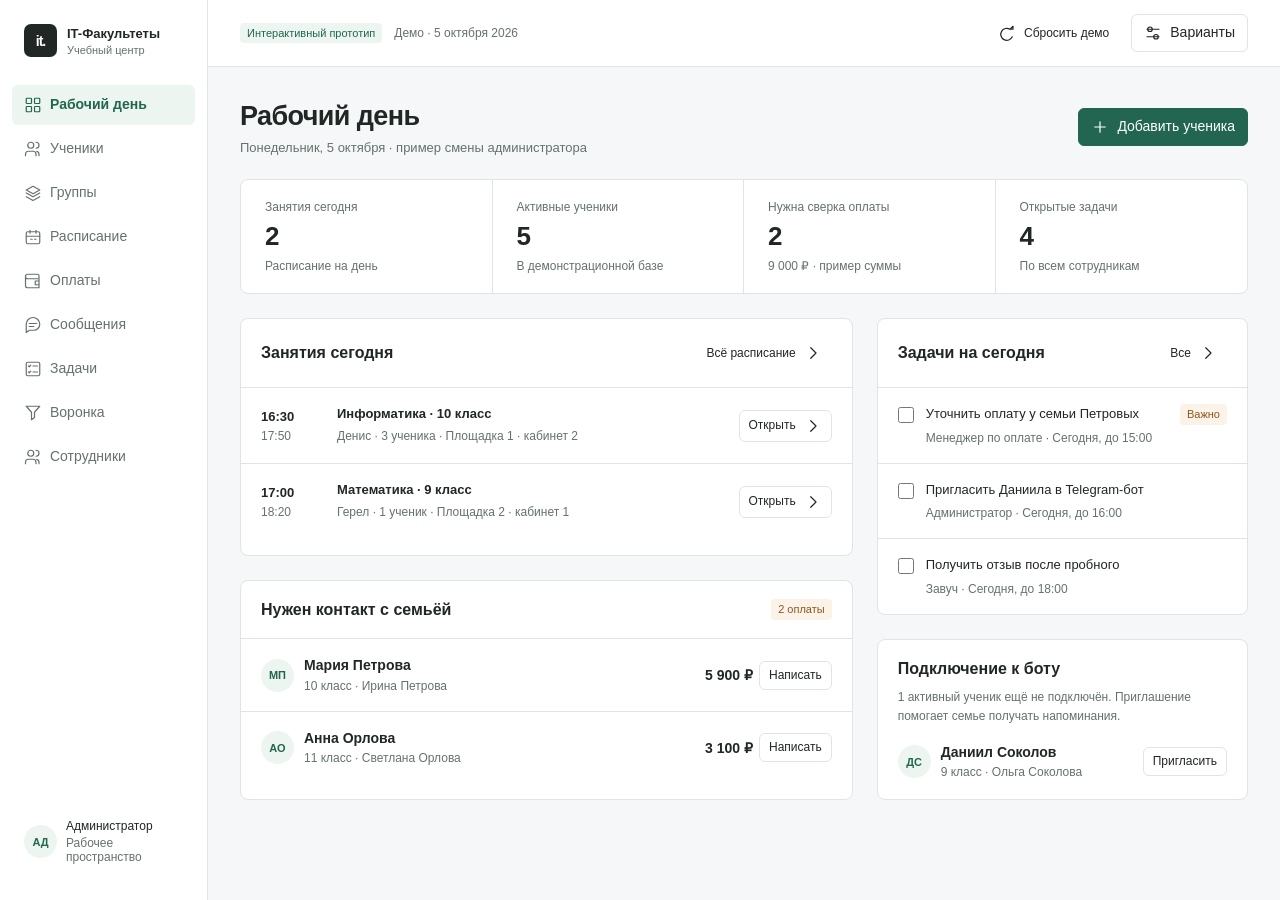
<file: prototype/index.html>
<!doctype html>
<html lang="ru">
<head>
  <meta charset="utf-8">
  <meta name="viewport" content="width=device-width, initial-scale=1">
  <meta name="color-scheme" content="light dark">
  <title>IT-Факультеты — прототип CRM</title>
  <link rel="icon" href="data:,">
  <link rel="stylesheet" href="styles.css">
</head>
<body>
  <a class="skip" href="#content">Перейти к содержимому</a>
  <div id="app"></div>
  <dialog id="variants" aria-labelledby="variants-title"></dialog>
  <dialog id="detail" aria-label="Карточка ученика"></dialog>
  <dialog id="form-dialog" aria-label="Рабочее действие"></dialog>
  <div id="toast" role="status" aria-live="polite"></div>
  <script defer src="data.js"></script>
  <script defer src="app.js"></script>
</body>
</html>
</file>
<file: prototype/styles.css>
:root{--bg:#f6f7f8;--surface:#fff;--text:#202724;--muted:#65726b;--line:#dfe5e1;--accent:#226651;--soft:#edf5f0;--warn:#8a5720;--warn-bg:#fbf3e8;--danger:#a14038;--radius:8px;--row:16px;--side:208px;font-family:Inter,-apple-system,BlinkMacSystemFont,"Segoe UI",Arial,sans-serif;color:var(--text);background:var(--bg);font-size:14px;color-scheme:light}
*{box-sizing:border-box}body{margin:0}button,input,select,textarea{font:inherit}button,a,input,select,textarea{-webkit-tap-highlight-color:transparent}button{cursor:pointer}button:disabled{cursor:default;opacity:.5}button:focus-visible,a:focus-visible,input:focus-visible,select:focus-visible,textarea:focus-visible{outline:3px solid #65a68b;outline-offset:3px}button{border:1px solid var(--line);background:var(--surface);color:var(--text);border-radius:6px;padding:9px 12px;display:inline-flex;align-items:center;justify-content:center;gap:8px;line-height:1.25}button:hover{background:var(--soft)}button.primary{color:#fff;background:var(--accent);border-color:var(--accent)}button.primary:hover{filter:brightness(.93)}button.ghost{background:transparent;border-color:transparent}button.small{padding:6px 9px;font-size:12px}button.icon{width:34px;height:34px;padding:7px}button.danger{color:var(--danger)}a{color:var(--accent)}svg{width:18px;height:18px;flex-shrink:0;stroke:currentColor;fill:none;stroke-width:1.6;stroke-linecap:round;stroke-linejoin:round}h1,h2,h3,p{margin:0}h1{font-size:27px;letter-spacing:-.6px;font-weight:650;line-height:1.3}h2{font-size:16px;font-weight:650}h3{font-size:14px;font-weight:650}small,.muted{color:var(--muted)}small{font-size:12px}hr{border:0;border-top:1px solid var(--line);margin:24px 0}.skip{position:absolute;z-index:20;top:-50px;left:16px;background:var(--surface);padding:10px}.skip:focus{top:10px}
.shell{display:grid;grid-template-columns:var(--side) minmax(0,1fr);min-height:100vh}.sidebar{background:var(--surface);border-right:1px solid var(--line);position:sticky;top:0;height:100vh;display:flex;flex-direction:column;padding:24px 12px;gap:28px}.brand{display:flex;align-items:center;gap:10px;padding:0 12px;font-size:13px;font-weight:650;white-space:nowrap}.brand-mark{display:grid;place-items:center;width:33px;height:33px;background:var(--text);color:var(--surface);border-radius:7px;letter-spacing:-1px;font-size:14px}.brand small{display:block;font-weight:400;font-size:11px;margin-top:3px}.nav{display:flex;flex-direction:column;gap:4px}.nav button{justify-content:flex-start;border:0;background:transparent;padding:11px 12px;color:var(--muted)}.nav button[aria-current=page]{background:var(--soft);color:var(--accent);font-weight:600}.nav button:hover{background:var(--bg)}.side-footer{margin-top:auto;padding:12px;display:flex;align-items:center;gap:9px;font-size:12px}.avatar{border-radius:50%;background:var(--soft);color:var(--accent);width:33px;height:33px;display:inline-grid;place-items:center;font-size:11px;font-weight:650;flex-shrink:0}.topbar{height:67px;border-bottom:1px solid var(--line);display:flex;align-items:center;justify-content:space-between;padding:0 32px;background:var(--surface);gap:12px}.topbar-left,.topbar-right,.row,.actions{display:flex;align-items:center;gap:12px}.topbar-left{color:var(--muted);font-size:12px}.dot{width:6px;height:6px;display:inline-block;background:var(--accent);border-radius:50%;margin-right:5px}.prototype-tag{background:var(--soft);color:var(--accent);border-radius:4px;padding:4px 7px;font-size:11px}.content{max-width:1512px;margin:0 auto;padding:32px;min-width:0}.heading{display:flex;align-items:center;justify-content:space-between;gap:16px;margin-bottom:24px}.heading p{font-size:13px;color:var(--muted);margin-top:6px}.section-head{display:flex;align-items:center;justify-content:space-between;gap:12px;padding:18px 20px;border-bottom:1px solid var(--line)}.panel{background:var(--surface);border:1px solid var(--line);border-radius:var(--radius);overflow:hidden}.panel-body{padding:20px}.two-col{display:grid;grid-template-columns:minmax(0,1.65fr) minmax(290px,1fr);gap:24px}.stack{display:grid;gap:24px}.stats{display:grid;grid-template-columns:repeat(4,1fr);gap:0;border:1px solid var(--line);border-radius:var(--radius);background:var(--surface);margin-bottom:24px}.stat{padding:20px 24px;border-right:1px solid var(--line)}.stat:last-child{border-right:0}.stat-value{font-size:26px;letter-spacing:-.6px;font-weight:600;margin:7px 0}.stat small{display:block}.toolbar{display:flex;align-items:center;justify-content:space-between;gap:12px;margin-bottom:16px;flex-wrap:wrap}.filters{display:flex;gap:10px;align-items:center;flex-wrap:wrap}.search{position:relative}.search svg{position:absolute;left:11px;top:11px;color:var(--muted)}.search input{padding-left:36px;width:260px}input,select,textarea{border:1px solid var(--line);border-radius:6px;background:var(--surface);color:var(--text);padding:10px 12px;max-width:100%;line-height:1.25}textarea{resize:vertical;min-height:88px}.seg{display:inline-flex;background:var(--bg);padding:3px;border-radius:6px;gap:2px;border:1px solid var(--line);flex-wrap:wrap}.seg button{border:0;background:transparent;color:var(--muted);padding:6px 10px;font-size:12px;flex:1;white-space:nowrap}.seg button[aria-pressed=true]{background:var(--surface);color:var(--text);box-shadow:0 1px 3px #0000000e;font-weight:600}.tag{display:inline-flex;padding:4px 7px;border-radius:4px;font-size:11px;line-height:1.2;white-space:nowrap;gap:5px;align-items:center;background:var(--bg);color:var(--muted)}.tag.green{background:var(--soft);color:var(--accent)}.tag.amber{background:var(--warn-bg);color:var(--warn)}.tag.red{background:#f9eeed;color:var(--danger)}.name{display:flex;gap:10px;align-items:center}.name strong{display:block;font-size:13px;font-weight:600}.name small{display:block;margin-top:4px}.link-button{border:0;background:none;padding:0;display:block;text-align:left;font-weight:600;color:var(--text)}.link-button:hover{color:var(--accent);background:none}.table-wrap{overflow-x:auto}table{width:100%;border-collapse:collapse;text-align:left;white-space:nowrap}th{font-size:11px;color:var(--muted);font-weight:500;padding:11px 20px;background:var(--bg);border-bottom:1px solid var(--line)}td{font-size:13px;padding:var(--row) 20px;border-bottom:1px solid var(--line)}tr:last-child td{border-bottom:0}tbody tr:hover{background:var(--soft)}td.wrap{white-space:normal;min-width:170px}.table-footer{display:flex;justify-content:space-between;align-items:center;padding:12px 20px;border-top:1px solid var(--line);font-size:12px;color:var(--muted)}.card-grid{display:grid;grid-template-columns:repeat(3,minmax(0,1fr));gap:16px}.person-card{padding:20px;display:grid;gap:20px;background:var(--surface);border:1px solid var(--line);border-radius:var(--radius)}.card-meta{display:flex;justify-content:space-between;align-items:center;gap:8px}.empty{padding:48px 24px;text-align:center;color:var(--muted);font-size:13px}.empty h2{color:var(--text);margin-bottom:8px}.lesson{display:flex;gap:16px;padding:18px 20px;border-bottom:1px solid var(--line);align-items:center}.lesson:last-child{border-bottom:0}.lesson-time{width:60px;flex-shrink:0;font-weight:600;font-size:13px}.lesson-time small{display:block;margin-top:5px;font-weight:400}.lesson-info{flex:1;min-width:0}.lesson-info strong{font-size:13px;display:block;margin-bottom:6px}.lesson-info small{line-height:1.5}.lesson .actions{gap:6px;flex-shrink:0}.timeline-label{padding:10px 20px;background:var(--bg);color:var(--muted);font-size:11px}.task-row{display:flex;align-items:flex-start;gap:12px;padding:16px 20px;border-bottom:1px solid var(--line)}.task-row:last-child{border:0}.task-row input{accent-color:var(--accent);margin:3px 0 0;width:16px;height:16px;flex-shrink:0}.task-text{flex:1;font-size:13px;line-height:1.5}.task-text small{display:block;margin-top:5px}.completed{text-decoration:line-through;color:var(--muted)}.progress{height:4px;border-radius:4px;background:var(--line);overflow:hidden}.progress span{display:block;height:100%;background:var(--accent)}.week-grid{display:grid;grid-template-columns:repeat(5,minmax(160px,1fr));min-width:820px}.day-col{border-right:1px solid var(--line);min-height:340px;padding:12px}.day-col:last-child{border:0}.day-label{font-size:12px;color:var(--muted);margin:4px 0 16px}.lesson-tile{width:100%;align-items:flex-start;text-align:left;display:grid;gap:7px;background:var(--soft);border:0;border-left:3px solid var(--accent);border-radius:4px;padding:12px;margin-bottom:12px;font-size:12px}.lesson-tile small{font-size:11px}.lesson-tile.cancelled{opacity:.55;border-left-color:var(--muted)}.board{display:grid;grid-template-columns:repeat(3,minmax(0,1fr));gap:16px}.board-col{background:var(--bg);border:1px solid var(--line);border-radius:var(--radius);padding:16px;min-height:320px}.board-title{display:flex;justify-content:space-between;align-items:center;margin-bottom:16px;font-size:13px;font-weight:600}.board-item{background:var(--surface);border:1px solid var(--line);border-radius:6px;padding:16px;margin-bottom:12px;display:grid;gap:12px;font-size:13px}.form-grid{display:grid;grid-template-columns:1fr 1fr;gap:16px}.field{display:grid;gap:7px;font-size:12px}.field input,.field select,.field textarea{width:100%}.field.full{grid-column:1/-1}.form-actions{display:flex;justify-content:flex-end;gap:8px;margin-top:24px}.notice{font-size:12px;line-height:1.6;color:var(--muted);background:var(--bg);border-radius:6px;padding:12px 16px;margin:16px 0}.tabs{display:flex;gap:20px;border-bottom:1px solid var(--line);margin:24px 0 20px}.tabs button{border:0;background:transparent;border-radius:0;color:var(--muted);padding:0 0 12px;border-bottom:2px solid transparent}.tabs button[aria-pressed=true]{color:var(--accent);border-bottom-color:var(--accent)}.detail-stats{display:grid;grid-template-columns:repeat(3,1fr);gap:12px;margin:20px 0}.detail-stat{padding:14px;background:var(--bg);border-radius:6px}.detail-stat strong{display:block;margin-top:6px;font-size:18px}.kv{display:grid;grid-template-columns:1fr 1fr;gap:20px}.kv small{display:block;margin-bottom:6px}.file-row{display:flex;align-items:center;justify-content:space-between;gap:12px;padding:16px 0;border-bottom:1px solid var(--line)}.file-row:last-child{border:0}.detail-header{display:flex;align-items:center;justify-content:space-between;gap:12px}.detail-header .avatar{width:44px;height:44px;font-size:14px}.attendance{display:grid;gap:12px}.attendance-row{display:flex;justify-content:space-between;align-items:center;gap:16px;padding:12px 0;border-bottom:1px solid var(--line)}.attendance-row:last-child{border:0}.balance{font-variant-numeric:tabular-nums;font-weight:600}.chat{display:grid;grid-template-columns:290px minmax(0,1fr);min-height:560px}.chat-list{border-right:1px solid var(--line)}.chat-contact{width:100%;border:0;border-bottom:1px solid var(--line);border-radius:0;justify-content:flex-start;text-align:left;padding:18px 16px;gap:12px}.chat-contact.active{background:var(--soft)}.chat-contact .chat-preview{overflow:hidden;text-overflow:ellipsis;white-space:nowrap;font-size:12px;max-width:180px;color:var(--muted);margin-top:5px}.chat-main{display:flex;flex-direction:column;min-width:0}.chat-head{padding:18px 20px;border-bottom:1px solid var(--line);display:flex;justify-content:space-between;align-items:center;gap:12px}.messages{padding:24px;display:flex;flex-direction:column;gap:16px;flex:1;min-height:300px;max-height:440px;overflow-y:auto}.bubble{max-width:80%;background:var(--bg);border-radius:8px 8px 8px 0;padding:12px 16px;font-size:13px;line-height:1.6;align-self:flex-start}.bubble.out{background:var(--soft);align-self:flex-end;border-radius:8px 8px 0 8px}.bubble small{font-size:10px;display:block;text-align:right;margin-top:6px}.composer{border-top:1px solid var(--line);padding:16px;display:flex;gap:8px;align-items:center}.composer input{flex:1;min-width:0}.chat-tools{display:flex;gap:8px;padding:0 16px 16px;flex-wrap:wrap}.wide-banner{display:flex;justify-content:space-between;align-items:center;gap:16px;margin-bottom:16px;font-size:12px;color:var(--muted)}.details-line{font-size:12px;color:var(--muted);line-height:1.6}.badge-number{display:inline-grid;place-items:center;width:21px;height:21px;border-radius:4px;background:var(--surface);font-size:11px;color:var(--muted)}
dialog{border:1px solid var(--line);border-radius:10px;background:var(--surface);color:var(--text);padding:28px;width:min(620px,calc(100vw - 32px));max-height:calc(100vh - 40px);overflow:auto;box-shadow:0 12px 60px #10271a20}dialog::backdrop{background:#15241d45}dialog.drawer{position:fixed;inset:0 0 0 auto;margin:0;width:min(500px,100vw);height:100vh;max-height:100vh;border-radius:0;border-top:0;border-bottom:0;padding:28px}#variants{width:min(390px,100vw)}.dialog-head{display:flex;justify-content:space-between;align-items:center;gap:16px;margin-bottom:24px}.dialog-head h2{font-size:19px;letter-spacing:-.3px}.option-group{border-bottom:1px solid var(--line);padding:18px 0}.option-group:first-of-type{padding-top:0}.option-group>label{display:block;font-size:13px;font-weight:600;margin-bottom:10px}.option-group .seg{display:flex}.option-group small{display:block;margin-top:8px;font-size:11px;line-height:1.5}.switch-label{display:flex!important;align-items:center;justify-content:space-between;gap:12px}.switch-label input{appearance:none;width:34px;height:20px;border-radius:20px;background:var(--line);border:0;padding:2px;position:relative;cursor:pointer;flex-shrink:0}.switch-label input:before{content:"";position:absolute;left:2px;top:2px;width:16px;height:16px;border-radius:50%;background:#fff;transition:transform .15s}.switch-label input:checked{background:var(--accent)}.switch-label input:checked:before{transform:translateX(14px)}.variants-footer{display:flex;gap:8px;margin-top:24px;flex-wrap:wrap}.variants-footer button{flex:1}.compact{--row:10px}.compact .lesson{padding-top:12px;padding-bottom:12px}.compact .task-row{padding-top:10px;padding-bottom:10px}#toast{position:fixed;left:50%;bottom:24px;transform:translate(-50%,10px);background:var(--text);color:var(--surface);font-size:13px;padding:12px 20px;border-radius:7px;opacity:0;pointer-events:none;transition:opacity .15s,transform .15s;z-index:50;max-width:calc(100vw - 32px);text-align:center}#toast.show{opacity:1;transform:translate(-50%,0)}.top-nav .shell{display:block}.top-nav .sidebar{position:static;height:auto;padding:16px 24px;flex-direction:row;align-items:center;gap:24px;border-bottom:1px solid var(--line);border-right:0}.top-nav .brand{padding:0}.top-nav .nav{flex-direction:row;flex:1;overflow:auto;gap:2px}.top-nav .nav button{white-space:nowrap;padding:9px 10px;font-size:12px}.top-nav .nav svg{display:none}.top-nav .side-footer{display:none}.top-nav .topbar{height:54px}.top-nav .content{padding-top:28px}
:root.dark{--bg:#171d1a;--surface:#202823;--text:#edf2ee;--muted:#a9b6ae;--line:#354239;--accent:#93d3b4;--soft:#2b3e32;--warn:#eac492;--warn-bg:#43382a;--danger:#e6a7a0;color-scheme:dark}.dark button.primary{color:#14291d}.dark .tag.red{background:#422c2a}.dark .switch-label input:before{background:#edf2ee}
:root.paper{--bg:#eee8dc;--surface:#faf6ed;--text:#34332c;--muted:#6d6a5e;--line:#d9d2c3;--accent:#43634d;--soft:#e6e9dc;--warn:#81531f;--warn-bg:#f3e6cc;--danger:#a14038;color-scheme:light}
.mailing-all{display:flex;margin-bottom:12px;font-weight:600}.mailing-excluded{margin-top:16px;color:var(--muted);font-size:12px}.mailing-excluded summary{cursor:pointer;padding:6px 0}.mailing-excluded summary:focus-visible{outline:3px solid #65a68b;outline-offset:3px}
@media(max-width:1100px){.content{padding:24px}.topbar{padding:0 24px}.two-col{grid-template-columns:1fr}.card-grid{grid-template-columns:repeat(2,minmax(0,1fr))}.top-nav .sidebar{gap:16px;flex-wrap:wrap}.top-nav .nav{width:100%;order:2}.top-nav .brand small{display:none}}
@media(max-width:767px){.shell{display:block}.sidebar{height:auto;position:static;padding:16px;border:0;border-bottom:1px solid var(--line);gap:16px}.brand{padding:0}.nav{flex-direction:row;overflow-x:auto;gap:4px}.nav button{white-space:nowrap;padding:9px 10px;font-size:12px}.nav svg{display:none}.side-footer{display:none}.topbar{padding:0 16px;height:54px}.topbar-left .date-context{display:none}.content{padding:24px 16px}.heading{align-items:flex-start}.heading .actions{flex-wrap:wrap;justify-content:flex-end}h1{font-size:23px}.stats{grid-template-columns:1fr 1fr}.stat{padding:16px}.stat:nth-child(2){border:0}.stat:nth-child(-n+2){border-bottom:1px solid var(--line)}.card-grid{grid-template-columns:1fr 1fr}.chat{grid-template-columns:1fr}.chat-list{display:flex;border-right:0;overflow-x:auto;border-bottom:1px solid var(--line)}.chat-contact{min-width:210px;padding:12px;border-bottom:0}.chat-preview{display:none}.chat-main{min-height:480px}.board{grid-template-columns:1fr}.board-col{min-height:0}.form-grid{grid-template-columns:1fr}.field.full{grid-column:auto}.lesson{gap:10px;flex-wrap:wrap}.lesson .actions{margin-left:70px}.lesson-time{width:50px}.filters{width:100%}.search{flex:1}.search input{width:100%;min-width:0}.wide-banner{align-items:flex-start}.topbar-right button{padding:7px 9px;font-size:12px}.topbar-right{gap:4px}.detail-stats{gap:8px}.detail-stat{padding:10px}.kv{gap:16px}.tabs{gap:16px}.top-nav .sidebar{padding:16px}.top-nav .content{padding-top:24px}}
@media(max-width:420px){.card-grid{grid-template-columns:1fr}.heading{flex-wrap:wrap}.heading>.actions{width:100%;justify-content:flex-start}.prototype-tag{font-size:10px}.topbar-right .reset-label{display:none}.panel-body{padding:16px}.section-head{padding:16px}.stat-value{font-size:23px}.seg button{padding:6px 8px}dialog,dialog.drawer{padding:20px}.chat-head{padding:16px;flex-wrap:wrap}.bubble{max-width:92%}.composer{padding:12px}.detail-header h2{font-size:16px}.wide-banner{flex-wrap:wrap}.kv{grid-template-columns:1fr}}
@media(prefers-reduced-motion:reduce){*{transition:none!important;scroll-behavior:auto!important}}
.lesson>.name{flex:1}.lesson .name strong,.lesson .name button{white-space:normal}
dialog.mailing-dialog{width:min(780px,calc(100vw - 32px))}.mailing-filters{display:grid;grid-template-columns:repeat(2,minmax(0,1fr));gap:16px;margin:20px 0}.mailing-filter{min-width:0;margin:0;padding:12px 14px 14px;border:1px solid var(--line);border-radius:6px}.mailing-filter legend{padding:0 5px;font-size:12px;font-weight:600}.mailing-choices{display:flex;flex-wrap:wrap;gap:10px 14px}.mailing-choice{display:inline-flex;align-items:center;gap:7px;font-size:12px;line-height:1.5;cursor:pointer}.mailing-choice input{width:16px;height:16px;margin:0;accent-color:var(--accent);flex-shrink:0}.mailing-recipient-list{list-style:none;margin:12px 0 0;padding:0;max-height:190px;overflow-y:auto}.mailing-recipient{display:flex;justify-content:space-between;align-items:center;gap:12px;padding:10px 0;border-bottom:1px solid var(--line);font-size:12px}.mailing-recipient:last-child{border-bottom:0}.mailing-recipient small{display:block;margin-top:4px;line-height:1.4}
@media(max-width:600px){.mailing-filters{grid-template-columns:1fr}.mailing-recipient{align-items:flex-start;flex-direction:column;gap:4px}.mailing-dialog .form-actions{flex-wrap:wrap}.mailing-dialog .form-actions .primary{flex:1}}
@media(max-width:600px){.attendance-row{flex-direction:column;align-items:stretch;gap:10px}.attendance-row .seg{width:100%}.lesson>.name{min-width:160px}.lesson .name+.actions{margin-left:43px}.kv{grid-template-columns:1fr}.detail-stats{grid-template-columns:1fr 1fr}.detail-stat:last-child{grid-column:1/-1}.topbar-right svg{width:16px;height:16px}}
</file>
